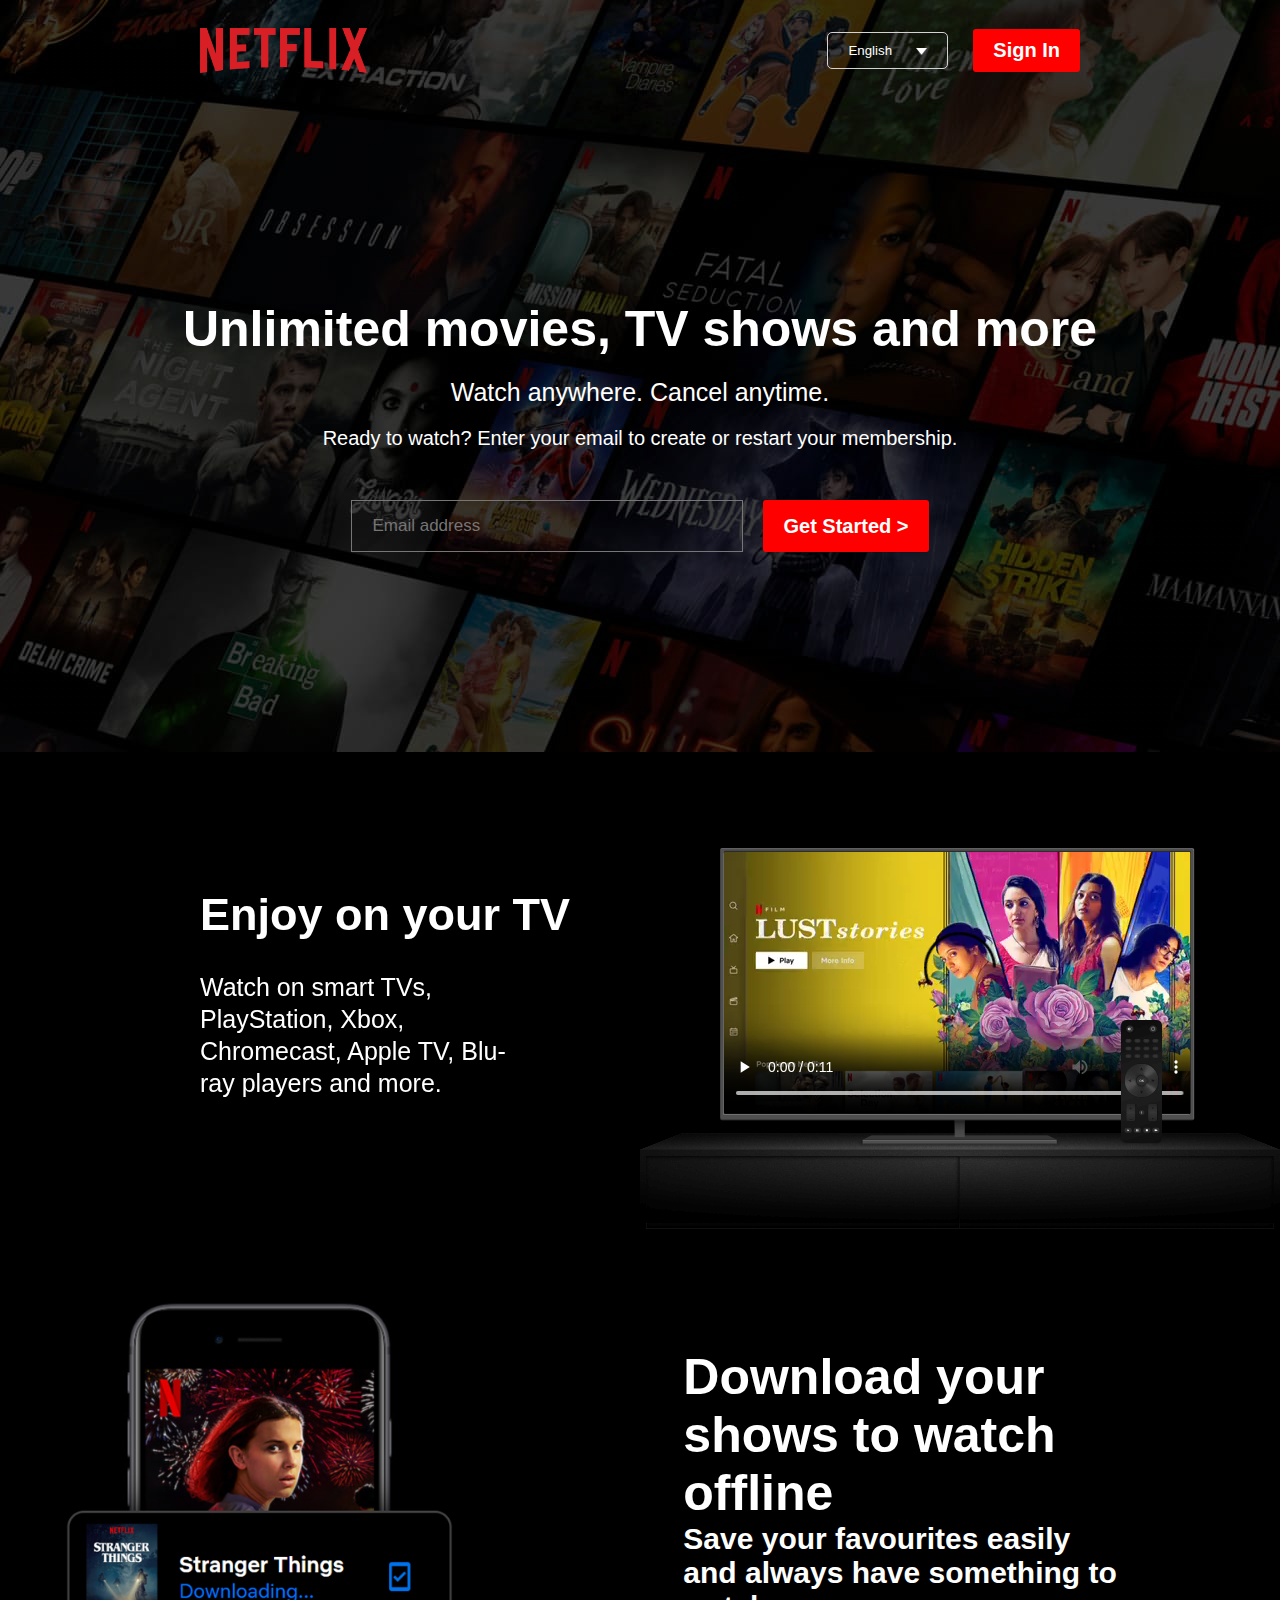
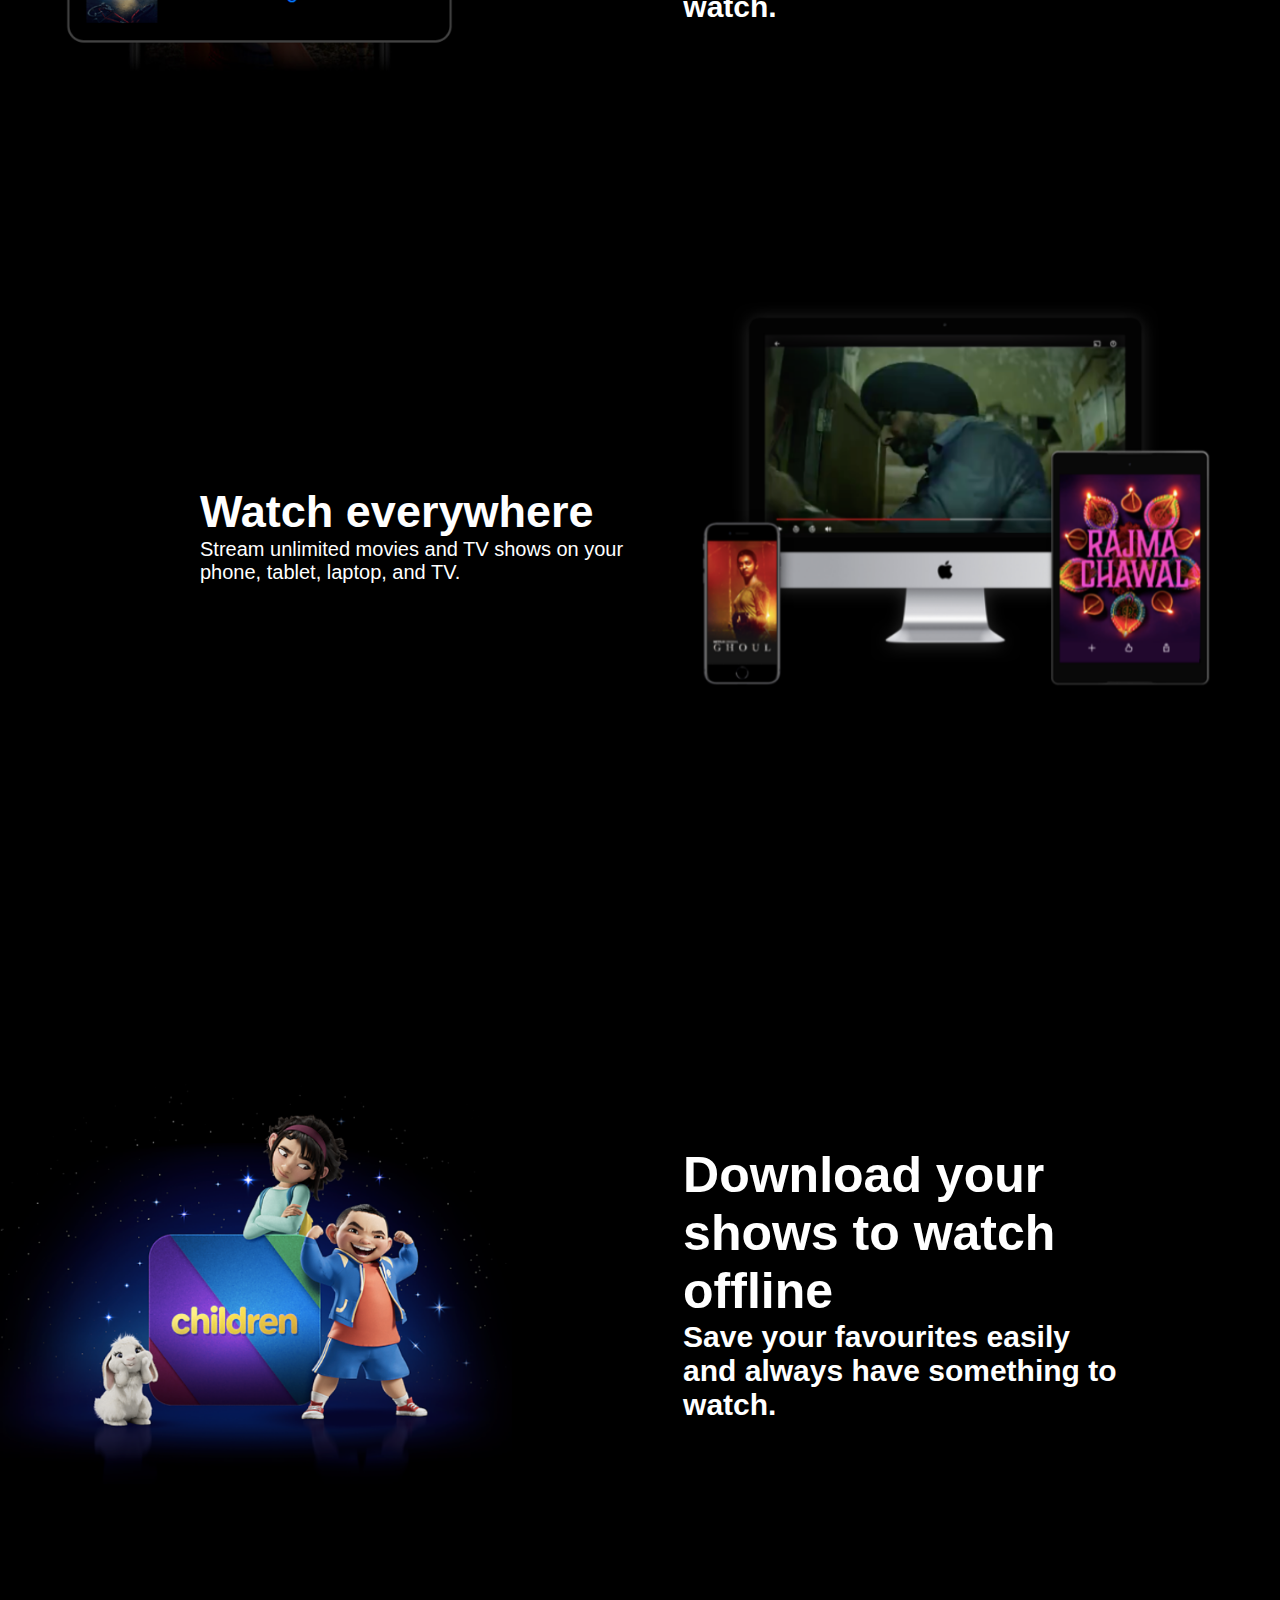
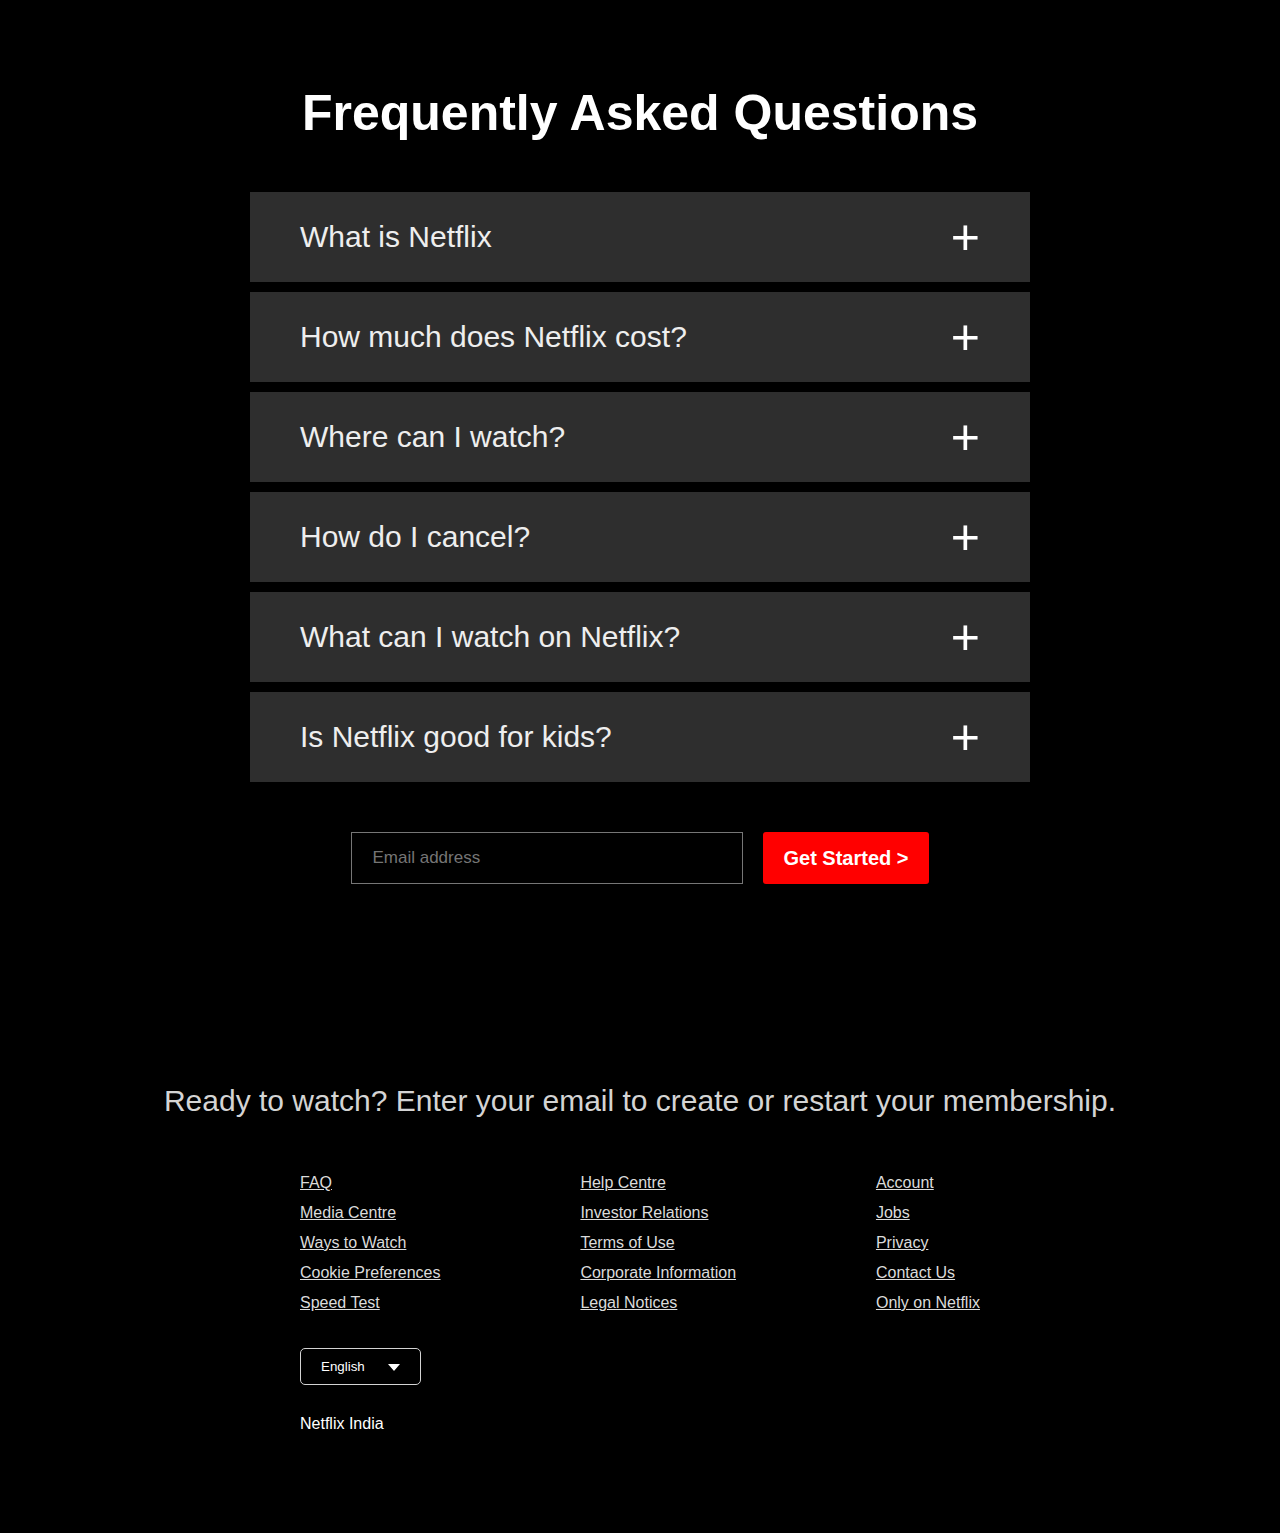
<file: index.html>
<!DOCTYPE html>
<html>
    <head>
        <title>Netflix_Clone</title>
        <link rel="stylesheet" href="style.css"
    </head>



    <body>
        
        <div class="header">
            <div class="left_section">
                <img class="logo" src="images/logo.png"> 
            </div>


            <div class="right_section"> 
                <button class="language_button" >English  
                <img class="down_arrow" src="images/down-icon.png"></button>
                <button class="sign_in"> Sign In</button>
            </div>  
        </div>
        <div>
            <p class="text_1">Unlimited movies, TV shows and more</p>
        </div>
        <div>
            <p class="text_2">Watch anywhere. Cancel anytime.</p>
        </div>
        <div>
            <p class="text_3">Ready to watch? Enter your email to create or restart your membership.</p>
        </div>


        <div class="search_bar">
            <input class="search_button" type="text" placeholder="Email address">
            <button class="sign_in"> Get Started &gt</button>
        </div>



        <div class="tv_row">
            <div class="left_section_tv">
                <div class="top_section_tv"> Enjoy on your TV</div>
                <div class="bottom_section_tv">Watch on smart TVs, PlayStation, Xbox, Chromecast,
                     Apple TV, Blu-ray players and more.
                </div>
            </div>
            <div class="right_section_tv">
               <div class="tv"> 
                <img src="images/tv.png">
                <video controls autoplay loop class="video">
                    <source src="images/video1.m4v">
               </video>
               </div>
            </div>
        </div>



        <div class="download">
            <div class="left_section_download">
                <img class="download_img" src="images/feature-2.png">
            </div>
            <div class="right_section_download">
                <div class="top_section_download">
                    Download your shows to watch offline
                </div>
                <div class="bottom_section_download">
                    Save your favourites easily and always have something to watch.
                </div>
            </div>  
        </div>



        <div class="mac">
            <div class="left_section_mac">
                <div class="top_section_mac">
                    Watch everywhere
                </div>
                <div class="bottom_section_mac">
                    Stream unlimited movies and TV shows on your phone, tablet, laptop, and TV.
                </div>
            </div>
            <div class="right_section_mac">
                <img class="mac_img" src="images/feature-3.png">
            </div>
        </div>



        <div class="children">
            <div class="left_section_children">
                <img class="children_img" src="images/feature-4.png">
            </div>
            <div class="right_section_children">
                <div class="top_section_children">
                    Download your shows to watch offline
                </div>
                <div class="bottom_section_children">
                    Save your favourites easily and always have something to watch.
                </div>
            </div>  
        </div>


        <header class="faq">  Frequently Asked Questions </header>



        <div class="faq_1">
           <div class="faq_text">
            What is  Netflix
           </div>
           <div class="plus_icon" >
            +
           </div>
        </div>

        <div class="faq_1">
            <div class="faq_text">
                How much does Netflix cost?
            </div>
            <div class="plus_icon" >
             +
            </div>
         </div>

         <div class="faq_1">
            <div class="faq_text">
                Where can I watch?
            </div>
            <div class="plus_icon" >
             +
            </div>
         </div>


         <div class="faq_1">
            <div class="faq_text">
                How do I cancel?
            </div>
            <div class="plus_icon" >
             +
            </div>
         </div>


         <div class="faq_1">
            <div class="faq_text">
                What can I watch on Netflix?
            </div>
            <div class="plus_icon" >
             +
            </div>
         </div>



         <div class="faq_1">
            <div class="faq_text">
                Is Netflix good for kids?
            </div>
            <div class="plus_icon" >
             +
            </div>
         </div>


         <div class="search_bar">
            <input class="search_button" type="text" placeholder="Email address">
            <button class="sign_in"> Get Started &gt</button>
        </div>


        <header class="ready_to_watch">  Ready to watch? Enter your email to create or restart your membership. 
        </header>


        <div class="footer_main">
            <div class="left_footer">
                <p class="footer_text"> FAQ</p>
                <p class="footer_text"> Media Centre</p>
                <p class="footer_text"> Ways to Watch</p>
                <p class="footer_text"> Cookie Preferences</p>
                <p class="footer_text"> Speed Test</p>
            </div>
            <div class="midle_footer">
                <p class="footer_text"> Help Centre </p>
                <p class="footer_text"> Investor Relations </p>
                <p class="footer_text"> Terms of Use </p>
                <p class="footer_text"> Corporate Information </p>
                <p class="footer_text"> Legal Notices </p>
            </div>
            <div class="right_footer">
                <p class="footer_text"> Account </p>
                <p class="footer_text"> Jobs </p>
                <p class="footer_text"> Privacy </p>
                <p class="footer_text"> Contact Us</p>
                <p class="footer_text"> Only on Netflix </p>
            </div>
        </div>

        <button class="language_bottom_button" >English  
            <img class="down_arrow" src="images/down-icon.png">
        </button>

        <p class="Netflix_India"> Netflix India </p>




    </body>
</html>
</file>
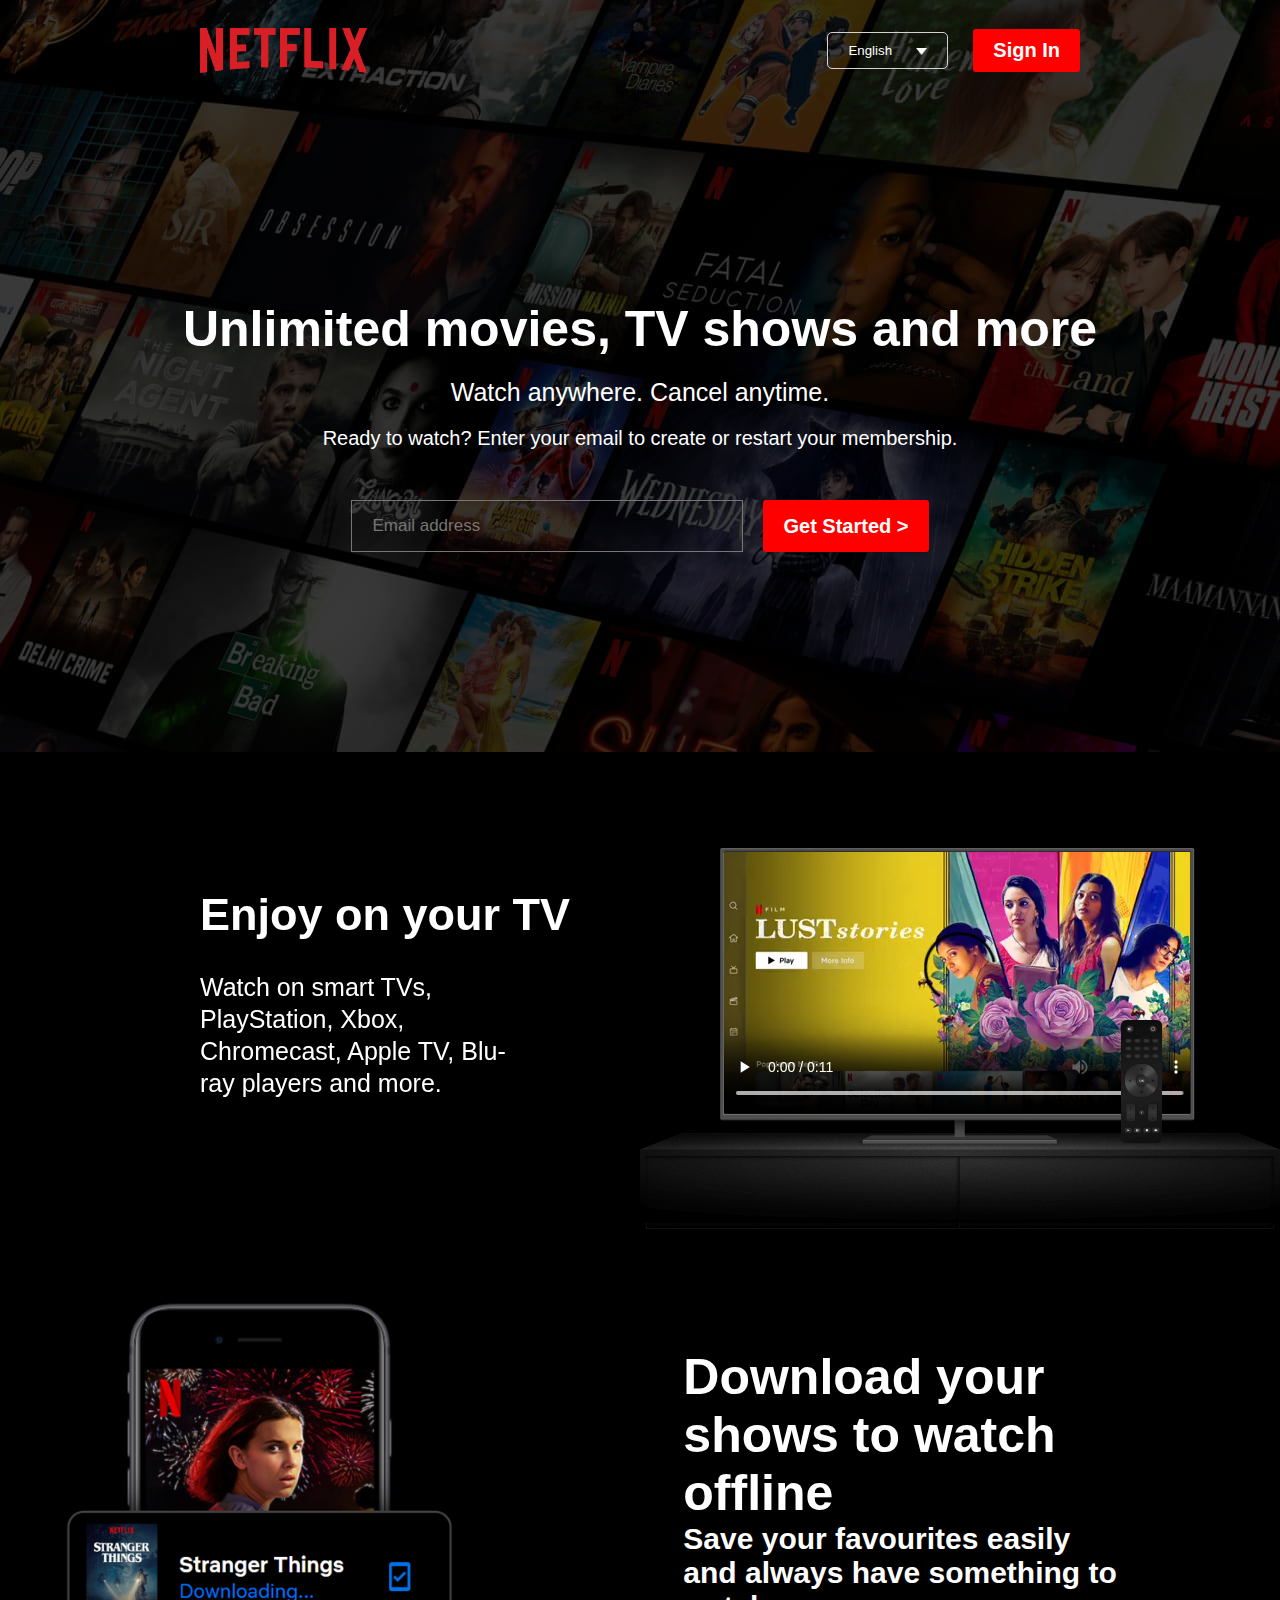
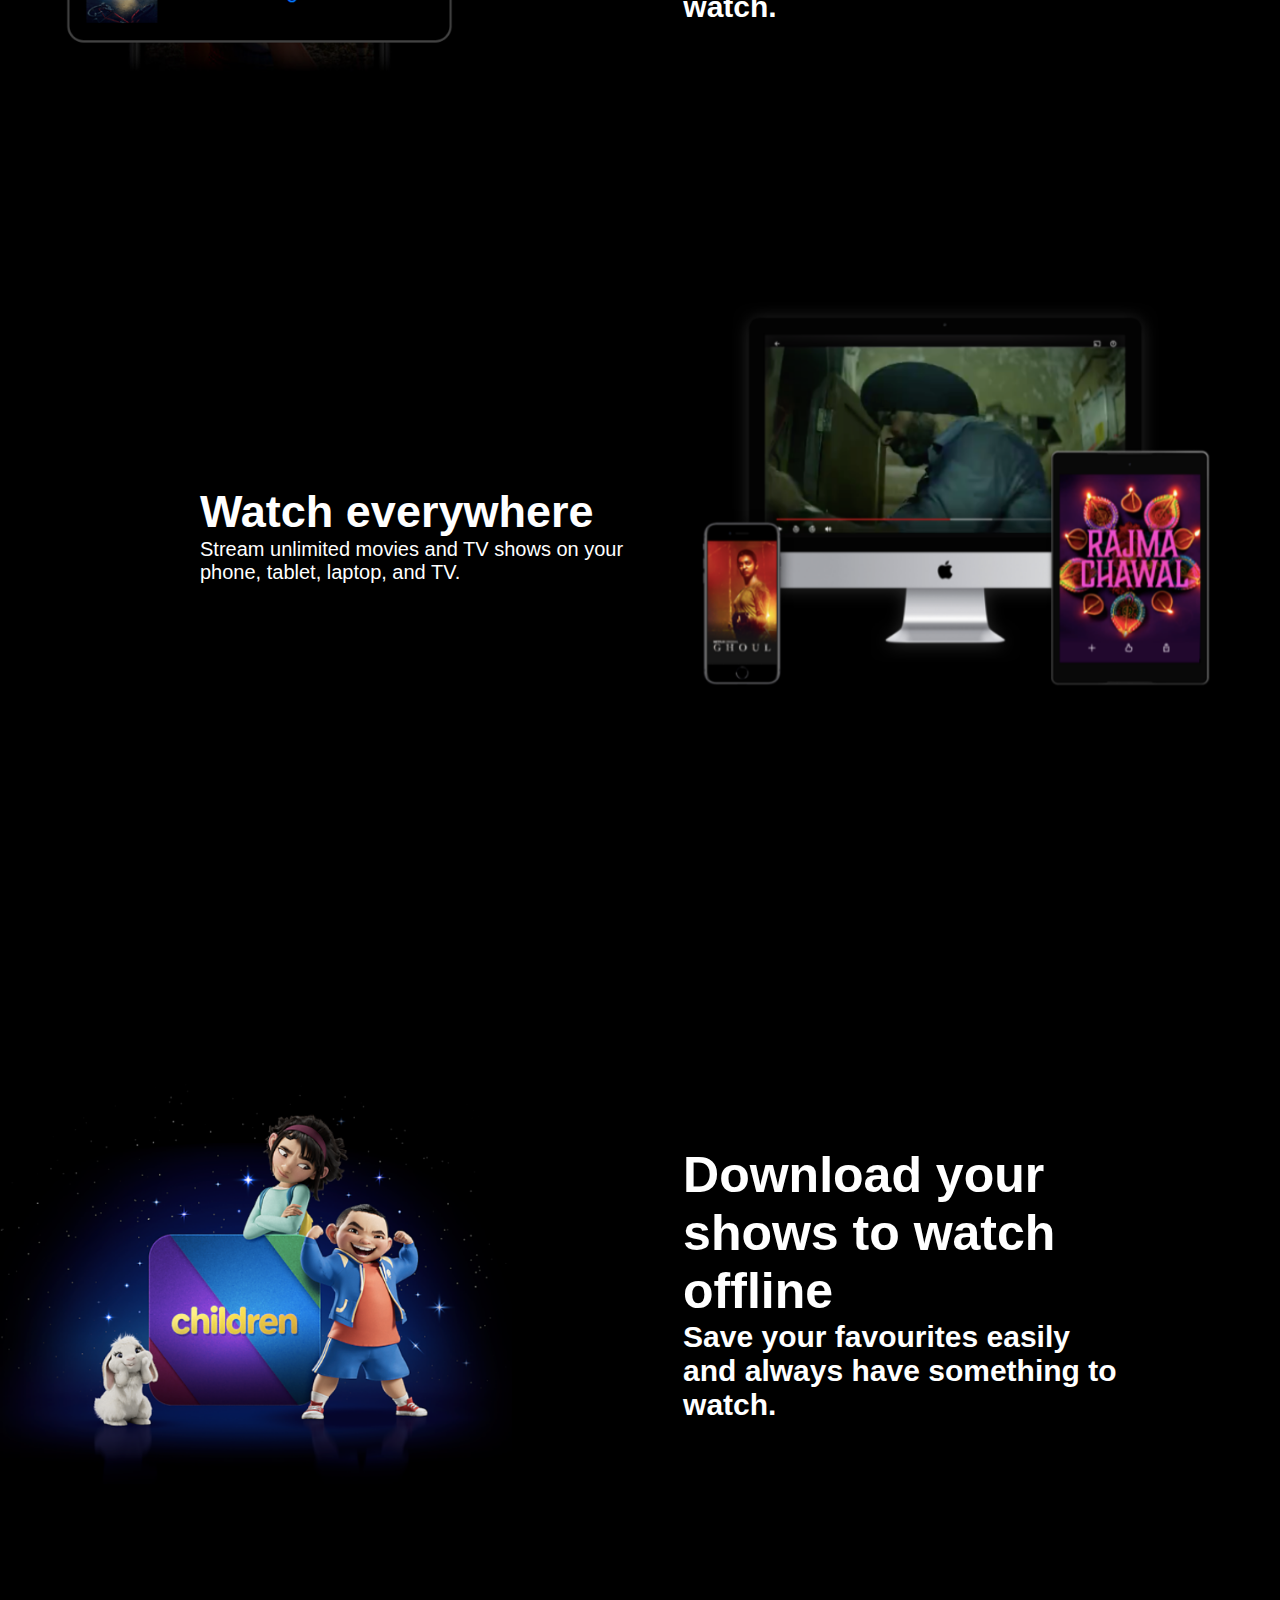
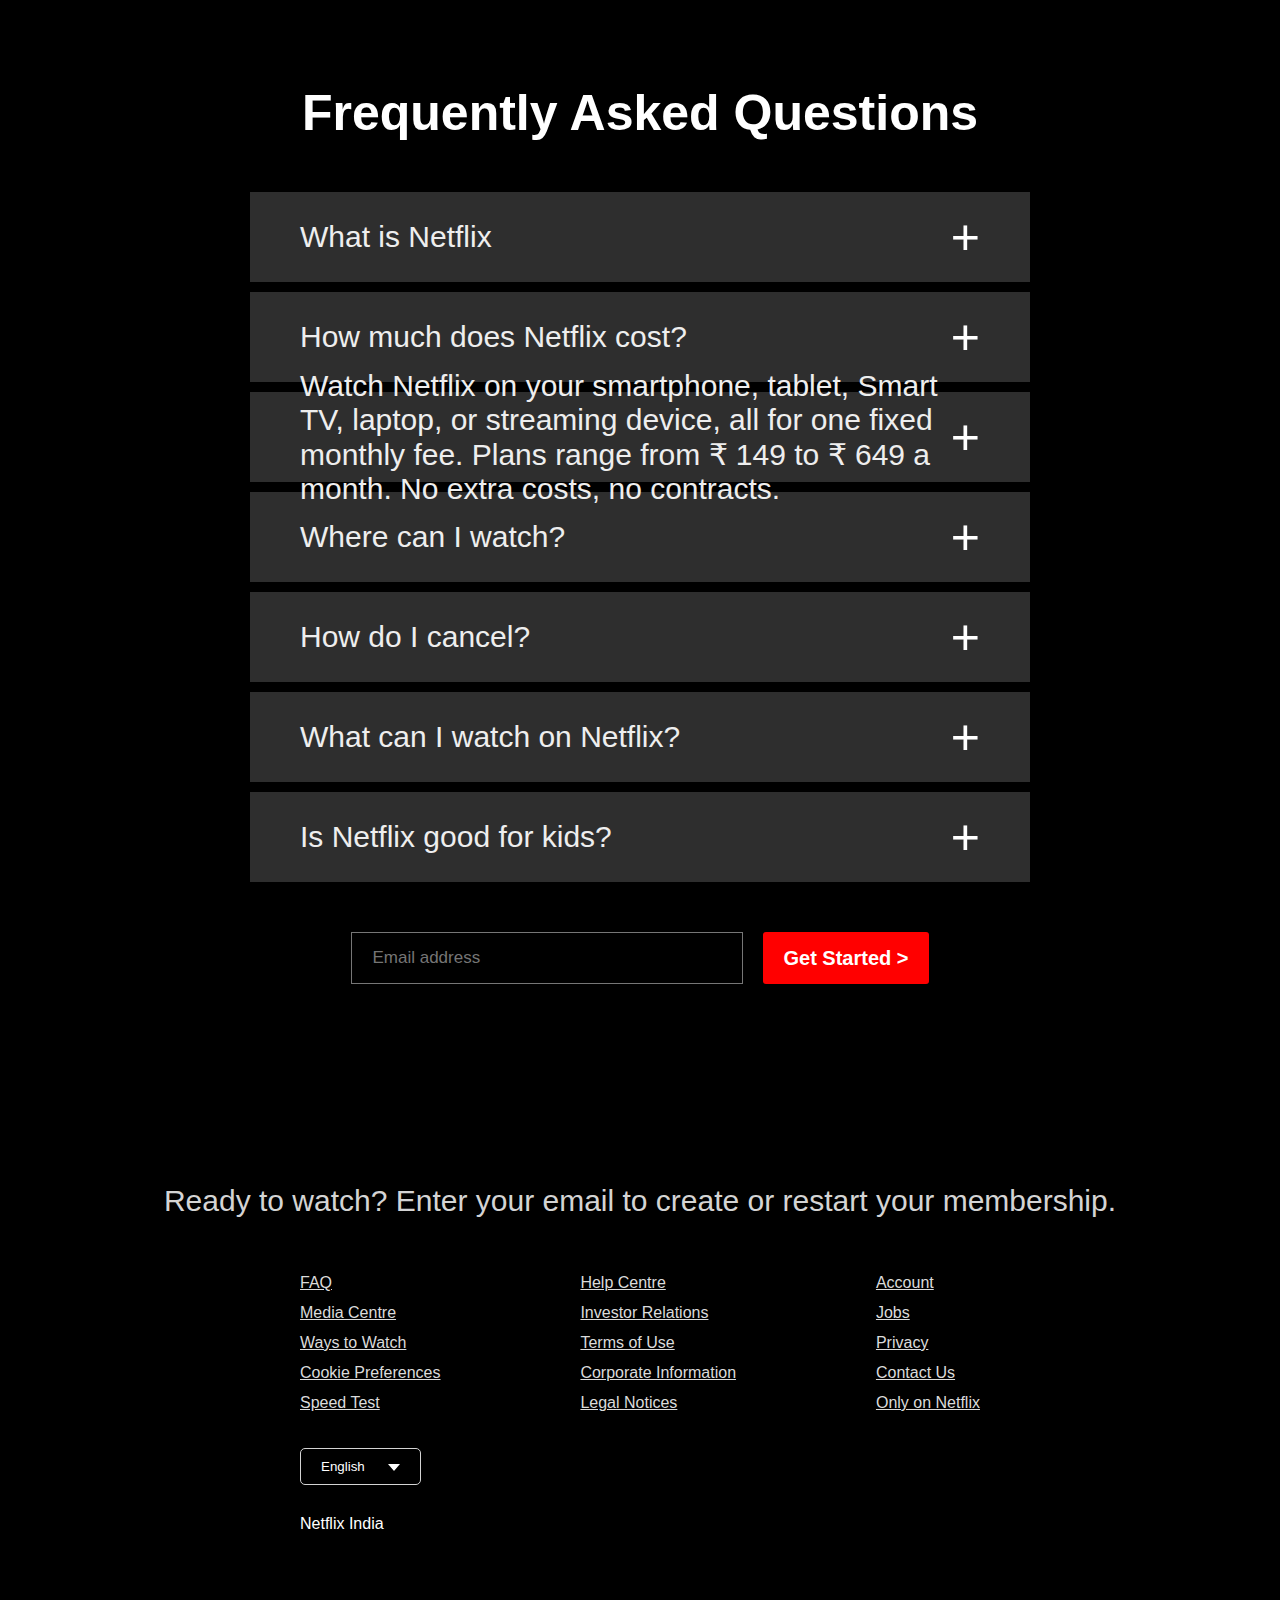
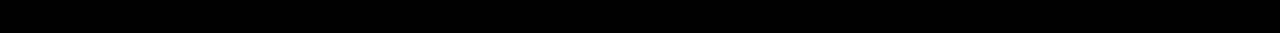
<file: Netflix.html>
<!DOCTYPE html>
<html>
    <head>
        <title>Netflix_Clone</title>
        <link rel="stylesheet" href="Netflix.css"
    </head>



    <body>
        
        <div class="header">
            <div class="left_section">
                <img class="logo" src="images/logo.png"> 
            </div>


            <div class="right_section"> 
                <button class="language_button" >English  
                <img class="down_arrow" src="images/down-icon.png"></button>
                <button class="sign_in"> Sign In</button>
            </div>  
        </div>
        <div>
            <p class="text_1">Unlimited movies, TV shows and more</p>
        </div>
        <div>
            <p class="text_2">Watch anywhere. Cancel anytime.</p>
        </div>
        <div>
            <p class="text_3">Ready to watch? Enter your email to create or restart your membership.</p>
        </div>


        <div class="search_bar">
            <input class="search_button" type="text" placeholder="Email address">
            <button class="sign_in"> Get Started &gt</button>
        </div>



        <div class="tv_row">
            <div class="left_section_tv">
                <div class="top_section_tv"> Enjoy on your TV</div>
                <div class="bottom_section_tv">Watch on smart TVs, PlayStation, Xbox, Chromecast,
                     Apple TV, Blu-ray players and more.
                </div>
            </div>
            <div class="right_section_tv">
               <div class="tv"> 
                <img src="images/tv.png">
                <video controls autoplay loop class="video">
                    <source src="images/video1.m4v">
               </video>
               </div>
            </div>
        </div>



        <div class="download">
            <div class="left_section_download">
                <img class="download_img" src="images/feature-2.png">
            </div>
            <div class="right_section_download">
                <div class="top_section_download">
                    Download your shows to watch offline
                </div>
                <div class="bottom_section_download">
                    Save your favourites easily and always have something to watch.
                </div>
            </div>  
        </div>



        <div class="mac">
            <div class="left_section_mac">
                <div class="top_section_mac">
                    Watch everywhere
                </div>
                <div class="bottom_section_mac">
                    Stream unlimited movies and TV shows on your phone, tablet, laptop, and TV.
                </div>
            </div>
            <div class="right_section_mac">
                <img class="mac_img" src="images/feature-3.png">
            </div>
        </div>



        <div class="children">
            <div class="left_section_children">
                <img class="children_img" src="images/feature-4.png">
            </div>
            <div class="right_section_children">
                <div class="top_section_children">
                    Download your shows to watch offline
                </div>
                <div class="bottom_section_children">
                    Save your favourites easily and always have something to watch.
                </div>
            </div>  
        </div>


        <header class="faq">  Frequently Asked Questions </header>



        <div class="faq_1">
           <div class="faq_text">
            What is  Netflix
           </div>
           <div class="plus_icon" >
            +
           </div>
        </div>

        <div class="faq_1">
            <div class="faq_text">
                How much does Netflix cost?
            </div>
            <div class="plus_icon" >
             +
            </div>
         </div>

         <div class="faq_1">
            <div class="faq_text">
                Watch Netflix on your smartphone, tablet, Smart TV, 
                laptop, or streaming device, all for one fixed monthly fee. 
                Plans range from ₹ 149 to ₹ 649 a month. No extra costs, 
                no contracts.
            </div>
            <div class="plus_icon" >
             +
            </div>
         </div>


         <div class="faq_1">
            <div class="faq_text">
                Where can I watch?
            </div>
            <div class="plus_icon" >
             +
            </div>
         </div>


         <div class="faq_1">
            <div class="faq_text">
                How do I cancel?
            </div>
            <div class="plus_icon" >
             +
            </div>
         </div>


         <div class="faq_1">
            <div class="faq_text">
                What can I watch on Netflix?
            </div>
            <div class="plus_icon" >
             +
            </div>
         </div>



         <div class="faq_1">
            <div class="faq_text">
                Is Netflix good for kids?
            </div>
            <div class="plus_icon" >
             +
            </div>
         </div>


         <div class="search_bar">
            <input class="search_button" type="text" placeholder="Email address">
            <button class="sign_in"> Get Started &gt</button>
        </div>


        <header class="ready_to_watch">  Ready to watch? Enter your email to create or restart your membership. 
        </header>


        <div class="footer_main">
            <div class="left_footer">
                <p class="footer_text"> FAQ</p>
                <p class="footer_text"> Media Centre</p>
                <p class="footer_text"> Ways to Watch</p>
                <p class="footer_text"> Cookie Preferences</p>
                <p class="footer_text"> Speed Test</p>
            </div>
            <div class="midle_footer">
                <p class="footer_text"> Help Centre </p>
                <p class="footer_text"> Investor Relations </p>
                <p class="footer_text"> Terms of Use </p>
                <p class="footer_text"> Corporate Information </p>
                <p class="footer_text"> Legal Notices </p>
            </div>
            <div class="right_footer">
                <p class="footer_text"> Account </p>
                <p class="footer_text"> Jobs </p>
                <p class="footer_text"> Privacy </p>
                <p class="footer_text"> Contact Us</p>
                <p class="footer_text"> Only on Netflix </p>
            </div>
        </div>

        <button class="language_bottom_button" >English  
            <img class="down_arrow" src="images/down-icon.png">
        </button>

        <p class="Netflix_India"> Netflix India </p>






    </body>
</html>
</file>
<file: style.css>
*
{
    margin: 0px;
    padding: 0px;
    font-family: Popins, Arial;
}

body
{
    background-color: black;
    background-image: linear-gradient(rgba(0,0,0,0.7),rgba(0,0,0,0.7)), url('images/header-image.jpg'); 
    background-repeat: no-repeat;
    color: white;
    margin-bottom: 100px;
    
}
.header
{
    display: flex;
    flex-direction: row;
    justify-content: space-between;
    height: 100px;
    top: 0px;
    left: 0px;
    right: 0px;
 

}
.background_img
{
    opacity: 0.5;
}

.left_section
{
    display: flex;
    align-items: center;
    padding-left: 200px;
}
.logo
{
    height: 45px;
    align-items: center;
    padding-right: 10px;
}


.right_section
{
    display: flex;
    flex-wrap: wrap;
    margin-right: 200px;
    align-items: center;
}
.language_button
{
    color: white;
    background: none;
    padding-top: 10px;
    padding-bottom: 10px;
    padding-left: 20px;
    padding-right: 20px;
    border-style: solid;
    border-color: rgb(211, 211, 211);
    border-width: 1px;
    border-radius: 5px;
    align-items: center;
    margin-right: 5px;

}
.down_arrow
{
    height: 7px;
    margin-left: 20px;


}
.sign_in
{
    color: white;
    font-weight: bold;

    background-color:red;
    padding-top: 10px;
    padding-bottom: 10px;
    padding-left: 20px;
    padding-right: 20px;
    border: none;
    border-radius: 3px;
    align-items: center;
    margin-left: 20px;

}

.text_1
{
    display: flex;
    justify-content: center;
    font-size: 50px;
    font-weight: bold;
    color: white;
    margin-top: 200px;
}

.text_2
{
    display: flex;
    justify-content: center;
    font-size: 25px;
    color: white;
    margin-top: 20px;
}
.text_3
{
    display: flex;
    justify-content: center;
    font-size: 20px;
    color: white;
    margin-top: 20px;
}
.search_bar
{
    display: flex;
    justify-content: center;
    margin-top: 50px;
    margin-bottom: 200px;
}
.search_button
{
    background-color: transparent;
    border-style: solid;
    border-width: 1px;
    padding-left: 20px;
    height: 50px;
    width: 370px;
    font-size: 17px;

}
.sign_in
{
    font-size: 20px;
}




.tv_row
{
    display: flex;
    justify-content: space-between;
    margin-top: 30px;
    padding-bottom: 50px;
    align-items: center;
    position: relative;
    border-bottom: 10px;
    background-color: black;
    z-index: 0;

}
.left_section_tv
{
    display: flex;
    flex: 1;
    flex-direction: column;
}
.right_section_tv
{
    display: flex;
    flex: 1;

}
.top_section_tv
{
    font-size: 45px;
    font-weight: bold;
    margin-bottom: 30px;
    padding-left:200px;
}
.bottom_section_tv
{
    font-size: 25px;
    line-height: 32px;
    padding-left:200px;
    padding-right:100px;
}
.right_section_tv
{
    display: flex;
}
.tv
{
    background-color: transparent;
    position: relative;
}
.video
{
    position: absolute;
    top: 93px;
    left: 80px;
    z-index: -1;

}




.download
{
    display: flex;
    flex-direction: row;
    align-items: center;
    justify-content: space-between;
    margin-bottom: 200px;
}
.left_section_download
{
    display: flex;
    justify-content: center;
    align-items: center;
    flex: 1;
}
.download_img
{
    height: 400px;
}
.right_section_download
{
    display: flex;
    flex: 1;
    flex-direction: column;
    padding-right: 150px;
    padding-left: 150px;
}
.top_section_download
{
    font-size: 50px;
    font-weight: bold;
}
.bottom_section_download
{
    font-size: 30px;
    font-weight: bold;
    
}



.mac
{
    display: flex;
    justify-content: center;
    margin-bottom: 300px;
}
.left_section_mac
{
    display: flex;
    flex: 1;
    flex-direction: column;
}
.top_section_mac
{
    display: flex;
    flex: 1;
    padding-left: 200px;
    padding-top: 200px;
    font-size: 45px;
    font-weight: bold;


}
.bottom_section_mac
{display: flex;
    flex: 1;
    padding-left: 200px;
    padding-bottom: 200px;
    font-size: 20px;
}
.right_section_mac
{
    display: flex;
    flex: 1;
    height: 450px;
}





.children
{
    display: flex;
    flex-direction: row;
    align-items: center;
    justify-content: space-between;
    margin-bottom: 200px;
}
.left_section_children
{
    display: flex;
    justify-content: center;
    align-items: center;
    flex: 1;
}
.children_img
{
    height: 400px;
}
.right_section_children
{
    display: flex;
    flex: 1;
    flex-direction: column;
    padding-right: 150px;
    padding-left: 150px;
}
.top_section_children
{
    font-size: 50px;
    font-weight: bold;
}
.bottom_section_children
{
    font-size: 30px;
    font-weight: bold;
    
}
.faq
{
    display: flex;
    justify-content: center;
    align-items: center;
    font-size: 50px;
    font-weight: bold;
    margin-bottom: 50px;
}


.faq_1
{
    display: flex;
    background-color: rgb(46, 46, 46);
    height: 90px;
    margin-left: 250px;
    margin-right: 250px;
    margin-bottom: 10px;
    align-items: center;
    justify-content: space-between;

}

.faq_text
{
    display: felx;
    font-size: 30px;
    margin-left: 50px;
    color:rgb(238, 238, 238);
}
.plus_icon
{
    display: flex;
    font-size: 50px;
    padding-right: 50px;
}

.ready_to_watch
{
    display: flex;
    font-size: 30px;
    justify-content: center;
    margin-bottom: 50px;
    color:rgb(212, 212, 212);
}


.footer_main
{
    display: flex;
    justify-content: space-between;
    padding-left: 300px;
    padding-right: 300px;
}

.footer_text
{
    line-height: 30px;
    text-decoration: underline;
    color: rgb(219, 219, 219);
}

.language_bottom_button
{
    margin-left: 300px;
}
.language_bottom_button
{
    color: white;
    background: none;
    padding-top: 10px;
    padding-bottom: 10px;
    padding-left: 20px;
    padding-right: 20px;
    border-style: solid;
    border-color: rgb(211, 211, 211);
    border-width: 1px;
    border-radius: 5px;
    align-items: center;
    margin-right: 5px;
    margin-top: 30px;

}
.Netflix_India
{
    margin-left: 300px;
    margin-top: 30px;
    
}
</file>
<file: Netflix.css>
*
{
    margin: 0px;
    padding: 0px;
    font-family: Popins, Arial;
}

body
{
    background-color: black;
    background-image: linear-gradient(rgba(0,0,0,0.7),rgba(0,0,0,0.7)), url('images/header-image.jpg'); 
    background-repeat: no-repeat;
    color: white;
    margin-bottom: 100px;
    
}
.header
{
    display: flex;
    flex-direction: row;
    justify-content: space-between;
    height: 100px;
    top: 0px;
    left: 0px;
    right: 0px;
 

}
.background_img
{
    opacity: 0.5;
}

.left_section
{
    display: flex;
    align-items: center;
    padding-left: 200px;
}
.logo
{
    height: 45px;
    align-items: center;
    padding-right: 10px;
}


.right_section
{
    display: flex;
    flex-wrap: wrap;
    margin-right: 200px;
    align-items: center;
}
.language_button
{
    color: white;
    background: none;
    padding-top: 10px;
    padding-bottom: 10px;
    padding-left: 20px;
    padding-right: 20px;
    border-style: solid;
    border-color: rgb(211, 211, 211);
    border-width: 1px;
    border-radius: 5px;
    align-items: center;
    margin-right: 5px;

}
.down_arrow
{
    height: 7px;
    margin-left: 20px;


}
.sign_in
{
    color: white;
    font-weight: bold;

    background-color:red;
    padding-top: 10px;
    padding-bottom: 10px;
    padding-left: 20px;
    padding-right: 20px;
    border: none;
    border-radius: 3px;
    align-items: center;
    margin-left: 20px;

}

.text_1
{
    display: flex;
    justify-content: center;
    font-size: 50px;
    font-weight: bold;
    color: white;
    margin-top: 200px;
}

.text_2
{
    display: flex;
    justify-content: center;
    font-size: 25px;
    color: white;
    margin-top: 20px;
}
.text_3
{
    display: flex;
    justify-content: center;
    font-size: 20px;
    color: white;
    margin-top: 20px;
}
.search_bar
{
    display: flex;
    justify-content: center;
    margin-top: 50px;
    margin-bottom: 200px;
}
.search_button
{
    background-color: transparent;
    border-style: solid;
    border-width: 1px;
    padding-left: 20px;
    height: 50px;
    width: 370px;
    font-size: 17px;

}
.sign_in
{
    font-size: 20px;
}




.tv_row
{
    display: flex;
    justify-content: space-between;
    margin-top: 30px;
    padding-bottom: 50px;
    align-items: center;
    position: relative;
    border-bottom: 10px;
    background-color: black;
    z-index: 0;

}
.left_section_tv
{
    display: flex;
    flex: 1;
    flex-direction: column;
}
.right_section_tv
{
    display: flex;
    flex: 1;

}
.top_section_tv
{
    font-size: 45px;
    font-weight: bold;
    margin-bottom: 30px;
    padding-left:200px;
}
.bottom_section_tv
{
    font-size: 25px;
    line-height: 32px;
    padding-left:200px;
    padding-right:100px;
}
.right_section_tv
{
    display: flex;
}
.tv
{
    background-color: transparent;
    position: relative;
}
.video
{
    position: absolute;
    top: 93px;
    left: 80px;
    z-index: -1;

}




.download
{
    display: flex;
    flex-direction: row;
    align-items: center;
    justify-content: space-between;
    margin-bottom: 200px;
}
.left_section_download
{
    display: flex;
    justify-content: center;
    align-items: center;
    flex: 1;
}
.download_img
{
    height: 400px;
}
.right_section_download
{
    display: flex;
    flex: 1;
    flex-direction: column;
    padding-right: 150px;
    padding-left: 150px;
}
.top_section_download
{
    font-size: 50px;
    font-weight: bold;
}
.bottom_section_download
{
    font-size: 30px;
    font-weight: bold;
    
}



.mac
{
    display: flex;
    justify-content: center;
    margin-bottom: 300px;
}
.left_section_mac
{
    display: flex;
    flex: 1;
    flex-direction: column;
}
.top_section_mac
{
    display: flex;
    flex: 1;
    padding-left: 200px;
    padding-top: 200px;
    font-size: 45px;
    font-weight: bold;


}
.bottom_section_mac
{display: flex;
    flex: 1;
    padding-left: 200px;
    padding-bottom: 200px;
    font-size: 20px;
}
.right_section_mac
{
    display: flex;
    flex: 1;
    height: 450px;
}





.children
{
    display: flex;
    flex-direction: row;
    align-items: center;
    justify-content: space-between;
    margin-bottom: 200px;
}
.left_section_children
{
    display: flex;
    justify-content: center;
    align-items: center;
    flex: 1;
}
.children_img
{
    height: 400px;
}
.right_section_children
{
    display: flex;
    flex: 1;
    flex-direction: column;
    padding-right: 150px;
    padding-left: 150px;
}
.top_section_children
{
    font-size: 50px;
    font-weight: bold;
}
.bottom_section_children
{
    font-size: 30px;
    font-weight: bold;
    
}
.faq
{
    display: flex;
    justify-content: center;
    align-items: center;
    font-size: 50px;
    font-weight: bold;
    margin-bottom: 50px;
}


.faq_1
{
    display: flex;
    background-color: rgb(46, 46, 46);
    height: 90px;
    margin-left: 250px;
    margin-right: 250px;
    margin-bottom: 10px;
    align-items: center;
    justify-content: space-between;

}

.faq_text
{
    display: felx;
    font-size: 30px;
    margin-left: 50px;
    color:rgb(238, 238, 238);
}
.plus_icon
{
    display: flex;
    font-size: 50px;
    padding-right: 50px;
}

.ready_to_watch
{
    display: flex;
    font-size: 30px;
    justify-content: center;
    margin-bottom: 50px;
    color:rgb(212, 212, 212);
}


.footer_main
{
    display: flex;
    justify-content: space-between;
    padding-left: 300px;
    padding-right: 300px;
}

.footer_text
{
    line-height: 30px;
    text-decoration: underline;
    color: rgb(219, 219, 219);
}

.language_bottom_button
{
    margin-left: 300px;
}
.language_bottom_button
{
    color: white;
    background: none;
    padding-top: 10px;
    padding-bottom: 10px;
    padding-left: 20px;
    padding-right: 20px;
    border-style: solid;
    border-color: rgb(211, 211, 211);
    border-width: 1px;
    border-radius: 5px;
    align-items: center;
    margin-right: 5px;
    margin-top: 30px;

}
.Netflix_India
{
    margin-left: 300px;
    margin-top: 30px;
    
}
</file>
